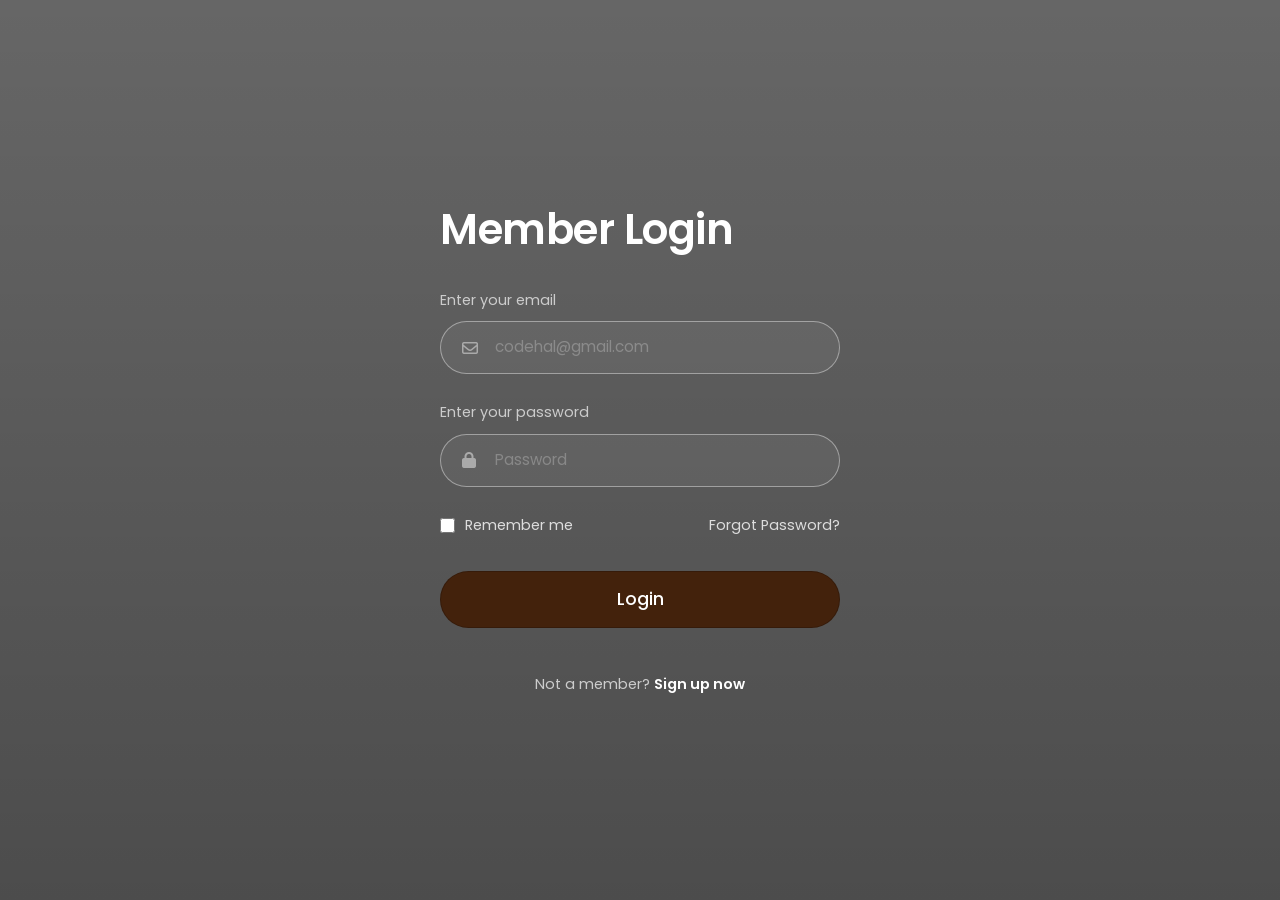
<file: src/Detail/login.html>
<!DOCTYPE html>
<html lang="en">

<head>
    <meta charset="UTF-8">
    <meta name="viewport" content="width=device-width, initial-scale=1.0">
    <title>Member Login</title>
    <link href="https://cdn.jsdelivr.net/npm/bootstrap@5.3.3/dist/css/bootstrap.min.css" rel="stylesheet">
    <link href="https://fonts.googleapis.com/css2?family=Poppins:wght=300;400;500;600;700&display=swap" rel="stylesheet">
    <link rel="stylesheet" href="https://cdnjs.cloudflare.com/ajax/libs/font-awesome/6.5.1/css/all.min.css" />
    <link rel="stylesheet" href="../style/login.css">
</head>

<body>

    <div class="login-card-wrapper">
        <h2 class="form-title">Member Login</h2>

        <form id="authPortalForm" onsubmit="executeLoginValidation(event)">

            <div class="form-item-block">
                <label class="input-label">Enter your email</label>
                <div class="form-group-custom">
                    <i class="fa-regular fa-envelope"></i>
                    <input type="email" id="userEmail" placeholder="codehal@gmail.com" required>
                </div>
            </div>

            <div class="form-item-block">
                <label class="input-label">Enter your password</label>
                <div class="form-group-custom">
                    <i class="fa-solid fa-lock"></i>
                    <input type="password" id="userPassword" placeholder="Password" required>
                </div>
            </div>

            <div class="action-options-row">
                <label class="remember-checkbox-container">
                    <input type="checkbox" id="persistLoginState"> Remember me
                </label>
                <a href="#" class="forgot-password-trigger">Forgot Password?</a>
            </div>

            <button type="submit" class="btn-submit-coffee">Login</button>
            
            <p id="message" class="text-center small mt-2"></p>

            <div class="signup-redirect-footer">
                Not a member? <a href="register.html">Sign up now</a>
            </div>
        </form>
    </div>

    <script src="https://cdn.jsdelivr.net/npm/bootstrap@5.3.3/dist/js/bootstrap.bundle.min.js"></script>

    <script>
        // FIXED: Replaced split logic streams with a single, dedicated execution function called by form onsubmit
        function executeLoginValidation(e) {
            // Stop the page from reloading automatically
            e.preventDefault();

            // 1. Get values mapped perfectly to actual input IDs
            const emailInput = document.getElementById("userEmail").value.trim();
            const passwordInput = document.getElementById("userPassword").value.trim();
            const message = document.getElementById("message");

            // 2. Get the registered user list array from localStorage
            const savedUsers = JSON.parse(localStorage.getItem("users")) || [];

            // 3. Match inputs against data store instances 
            const validUser = savedUsers.find(user => user.email === emailInput && user.password === passwordInput);

            if (validUser) {
                // SUCCESS
                if (message) {
                    message.textContent = "";
                }
                
                alert("Login successful! Redirecting...");

                // 4. Redirect to the index page safely out of subfolder
                window.location.href = "/index.html";
            } else {
                // FAIL
                if (message) {
                    message.textContent = "អ៊ីមែល ឬ ពាក្យសម្ងាត់មិនត្រឹមត្រូវទេ! (Incorrect email or password)";
                    message.className = "text-danger text-center small mt-2";
                } else {
                    alert("អ៊ីមែល ឬ ពាក្យសម្ងាត់មិនត្រឹមត្រូវទេ!");
                }
            }
        }
    </script>

</body>

</html>
</file>
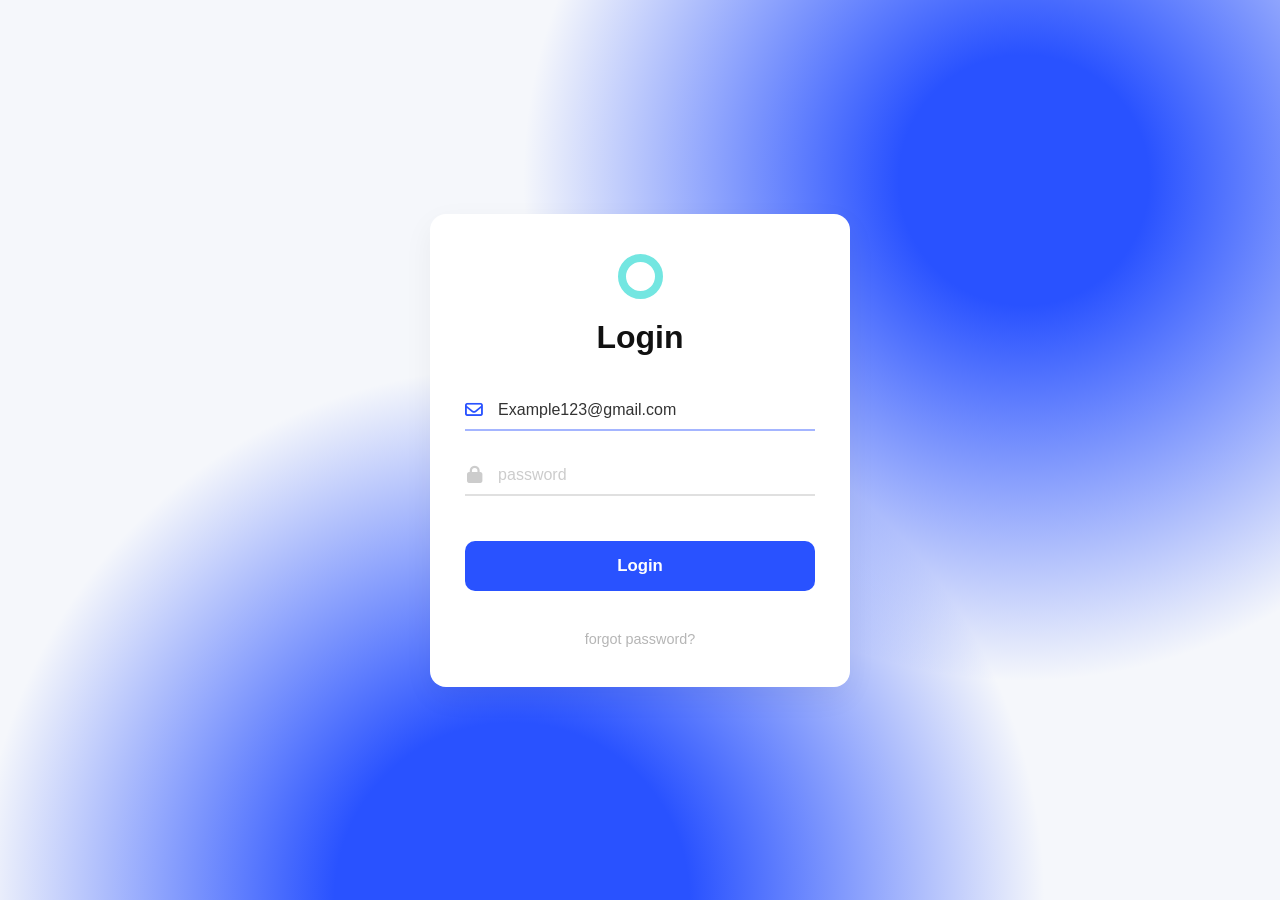
<file: src/Detail/loginAdmine.html>
<!DOCTYPE html>
<html lang="en">

<head>
    <meta charset="UTF-8">
    <meta name="viewport" content="width=device-width, initial-scale=1.0">
    <title>Login Form</title>
    <link rel="stylesheet" href="https://cdnjs.cloudflare.com/ajax/libs/font-awesome/6.4.0/css/all.min.css">
    <link rel="stylesheet" href="../style/loginAdmine.css">
</head>

<body>

    <div class="login-container">
        <div class="logo-circle"></div>

        <h2>Login</h2>

        <form action="Admine.html">
            <div class="input-group active">
                <i class="fa-regular fa-envelope"></i>
                <input type="email" value="Example123@gmail.com" required>
            </div>

            <div class="input-group">
                <i class="fa-solid fa-lock"></i>
                <input type="password" placeholder="password" required>
            </div>

            <button type="submit" class="login-btn">Login</button>
        </form>

        <div class="form-footer">
            <a href="#" class="forgot-link">forgot password?</a>
        </div>
    </div>

</body>

</html>
</file>
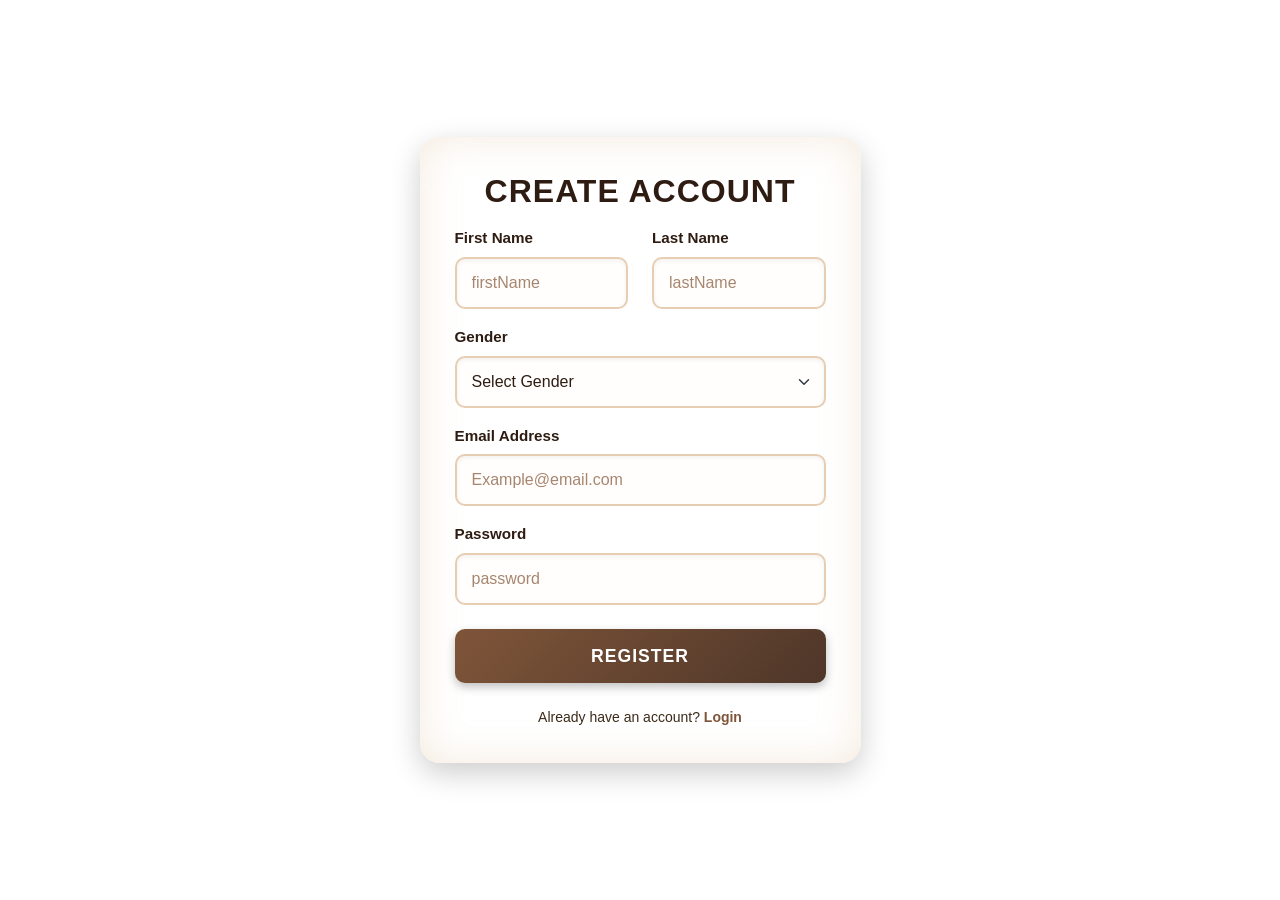
<file: src/Detail/register.html>
<!DOCTYPE html>
<html lang="en">

<head>
    <meta charset="UTF-8">
    <meta name="viewport" content="width=device-width, initial-scale=1.0">
    <title>Register Account</title>
    <link href="https://cdn.jsdelivr.net/npm/bootstrap@5.3.2/dist/css/bootstrap.min.css" rel="stylesheet">
    <link rel="stylesheet" href="../style/register.css">

</head>

<body>

    <div class="container h-100 d-flex align-items-center">
        <div class="row justify-content-center w-100 m-0">
            <div class="col-md-7 col-lg-5 col-xl-5">
                <div class="card">
                    <form class="form" id="registrationForm">
                        <div class="text-center mb-3">
                            <h2>Create Account</h2>
                            <!-- <p>Fill out the form below to register.</p> -->
                        </div>

                        <div class="row mb-3">
                            <div class="col-sm-6 mb-3 mb-sm-0">
                                <label class="form-label">First Name</label>
                                <input type="text" id="firstName" class="form-control" placeholder="firstName" required>
                            </div>
                            <div class="col-sm-6">
                                <label class="form-label">Last Name</label>
                                <input type="text" id="lastName" class="form-control" placeholder="lastName" required>
                            </div>
                        </div>

                        <div class="mb-3">
                            <label class="form-label">Gender</label>
                            <select id="gender" class="form-select" required>
                                <option value="" selected disabled>Select Gender</option>
                                <option value="Male">Male</option>
                                <option value="Female">Female</option>
                                <option value="Other">Other</option>
                            </select>
                        </div>

                        <div class="mb-3">
                            <label class="form-label">Email Address</label>
                            <input type="email" id="email" class="form-control"
                                placeholder="Example@email.com" required>
                        </div>

                        <div class="mb-4">
                            <label class="form-label">Password</label>
                            <input type="password" id="password" class="form-control" placeholder="password"
                                required>
                        </div>

                        <button type="submit" class="btn btn-primary w-100 mb-3">Register</button>

                        <p class="text-center mt-2 mb-0 small">
                            Already have an account? <a href="login.html" class="text-decoration-none">Login</a>
                        </p>
                    </form>
                </div>
            </div>
        </div>
    </div>

    <script>
        // window.location.href = "index.html";
        const registrationForm = document.getElementById('registrationForm');

        registrationForm.addEventListener('submit', function (e) {
            e.preventDefault();

            // 1. Get existing users array, or create empty array if none exist
            let userList = JSON.parse(localStorage.getItem('users')) || [];

            // 2. Gather form data
            const userData = {
                firstName: document.getElementById('firstName').value,
                lastName: document.getElementById('lastName').value,
                gender: document.getElementById('gender').value,
                email: document.getElementById('email').value,
                password: document.getElementById('password').value
            };

            // 3. Add new user to the array
            userList.push(userData);

            // 4. Save updated array back to localStorage
            localStorage.setItem('users', JSON.stringify(userList));

            // 5. Clear form fields
            registrationForm.reset();

            // 6. Redirect to user list page
            window.location.href = "/index.html";
        });
    </script>
</body>

</html>
</file>
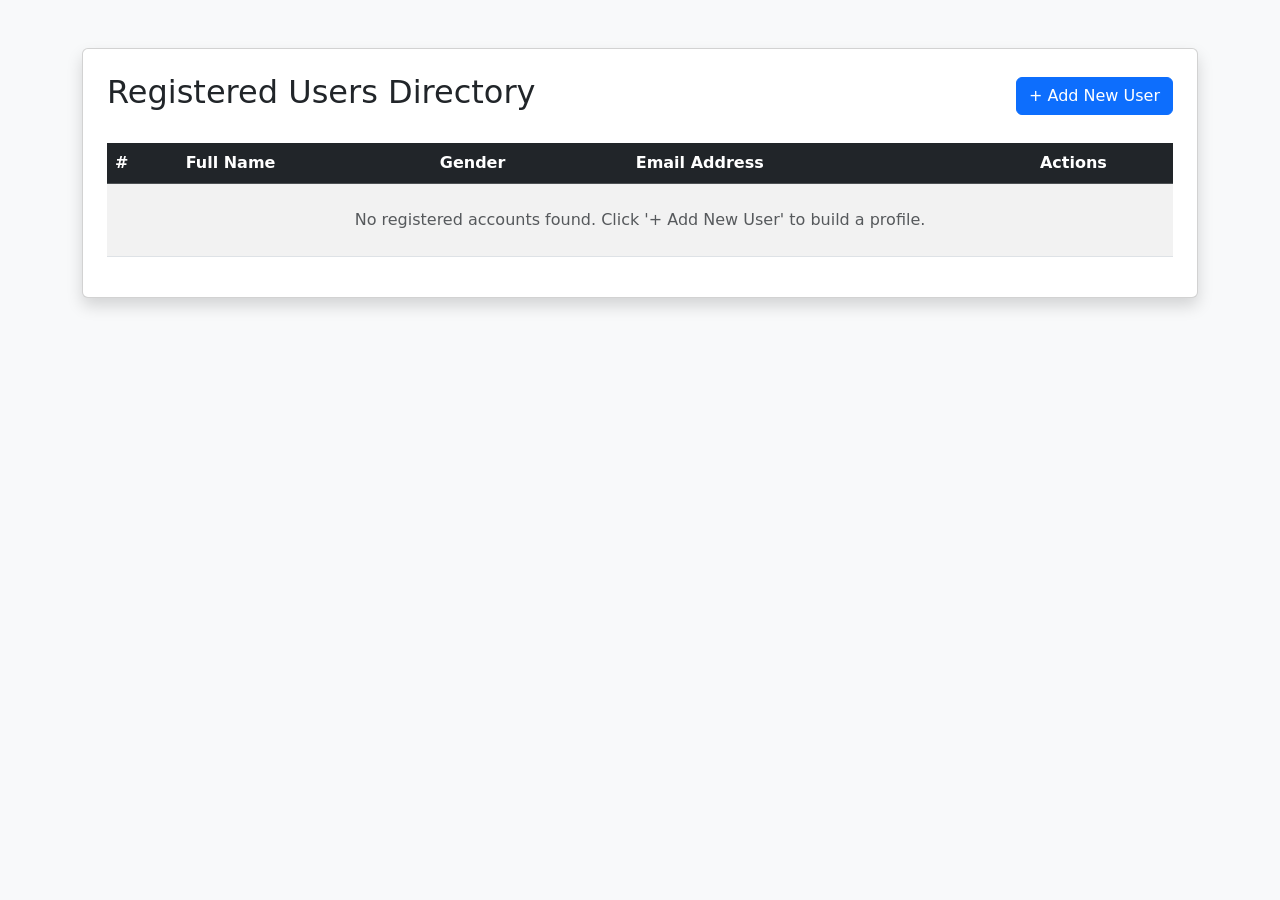
<file: src/Detail/Userlist.html>
<!DOCTYPE html>
<html lang="en">
<head>
    <meta charset="UTF-8">
    <meta name="viewport" content="width=device-width, initial-scale=1.0">
    <title>User Directory List</title>
    <link href="https://cdn.jsdelivr.net/npm/bootstrap@5.3.2/dist/css/bootstrap.min.css" rel="stylesheet">
</head>
<body class="bg-light">

    <div class="container py-5">
        <div class="card shadow p-4">
            <div class="d-flex justify-content-between align-items-center mb-4">
                <h2>Registered Users Directory</h2>
                <a href="register.html" class="btn btn-primary">+ Add New User</a>
            </div>

            <div class="table-responsive">
                <table class="table table-striped table-hover align-middle">
                    <thead class="table-dark">
                        <tr>
                            <th>#</th>
                            <th>Full Name</th>
                            <th>Gender</th>
                            <th>Email Address</th>
                            <th class="text-center">Actions</th>
                        </tr>
                    </thead>
                    <tbody id="userTableBody">
                        <!-- Javascript will inject data rows here -->
                    </tbody>
                </table>
            </div>
        </div>
    </div>

    <script>
        // Retrieve elements
        const userTableBody = document.getElementById('userTableBody');
        
        // Load profiles from storage
        let userList = JSON.parse(localStorage.getItem('users')) || [];

        // Run render function instantly when page opens
        renderTable();

        function renderTable() {
            // Clean table space
            userTableBody.innerHTML = "";

            // Corner case: Handle empty directory database safely
            if (userList.length === 0) {
                userTableBody.innerHTML = `
                    <tr>
                        <td colspan="5" class="text-center text-muted py-4">
                            No registered accounts found. Click '+ Add New User' to build a profile.
                        </td>
                    </tr>`;
                return;
            }

            // Populate text rows systematically 
            userList.forEach((user, index) => {
                const tr = document.createElement('tr');
                tr.innerHTML = `
                    <td><b>${index + 1}</b></td>
                    <td>${user.firstName} ${user.lastName}</td>
                    <td><span class="badge bg-secondary">${user.gender}</span></td>
                    <td>${user.email}</td>
                    <td class="text-center">
                        <button class="btn btn-sm btn-danger" onclick="deleteUser(${index})">Remove</button>
                    </td>
                `;
                userTableBody.appendChild(tr);
            });
        }

        // Delete user logic
        function deleteUser(index) {
            if (confirm("Are you sure you want to permanently remove this user account?")) {
                // Cut item array element index away
                userList.splice(index, 1);
                
                // Sync modified collection to LocalStorage
                localStorage.setItem('users', JSON.stringify(userList));
                
                // Re-render display layout
                renderTable();
            }
        }
    </script>
</body>
</html>
</file>
<file: src/style/login.css>
/* Base Environment Setup Layout rules */
        * {
            margin: 0;
            padding: 0;
            box-sizing: border-box;
            font-family: 'Poppins', sans-serif;
        }

        body {
            height: 100vh;
            width: 100vw;
            /* Using a scenic dark moody plantation mountain view as background */
            background: linear-gradient(rgba(0, 0, 0, 0.6), rgba(0, 0, 0, 0.7)),
                url('https://i.pinimg.com/736x/18/52/3c/18523cced720d28c0777df94dffdb4ec.jpg') no-repeat center center;
            background-size: cover;
            display: flex;
            justify-content: center;
            align-items: center;
            padding: 20px;
        }

        /* Centered login form panel container wrapper block */
        .login-card-wrapper {
            width: 100%;
            max-width: 440px;
            color: #ffffff;
            padding: 20px;
        }

        .form-title {
            font-size: 2.6rem;
            font-weight: 600;
            margin-bottom: 35px;
            letter-spacing: -0.5px;
        }

        .input-label {
            font-size: 0.9rem;
            color: #cccccc;
            margin-bottom: 10px;
            display: block;
            font-weight: 400;
        }

        .form-group-custom {
            position: relative;
            margin-bottom: 28px;
        }

        /* Absolute placement utility for internal form vector indicators */
        .form-group-custom i {
            position: absolute;
            left: 22px;
            top: 50%;
            transform: translateY(-50%);
            color: #aaaaaa;
            font-size: 1rem;
        }

        .form-group-custom input {
            width: 100%;
            background: rgba(255, 255, 255, 0.05);
            border: 1px solid rgba(255, 255, 255, 0.4);
            border-radius: 50px;
            /* Completely rounded oval field profile */
            padding: 14px 24px 14px 54px;
            color: #ffffff;
            font-size: 0.95rem;
            outline: none;
            transition: all 0.25s ease;
        }

        /* Dynamic focus visibility highlight settings adjustments */
        .form-group-custom input:focus {
            border-color: #5c3214;
            background: rgba(255, 255, 255, 0.09);
            box-shadow: 0 0 8px rgba(92, 50, 20, 0.3);
        }

        /* Placeholder coloring override rule logic */
        .form-group-custom input::placeholder {
            color: rgba(255, 255, 255, 0.25);
        }

        /* Bottom Row Option Elements Structure grid configuration rules */
        .action-options-row {
            display: flex;
            justify-content: space-between;
            align-items: center;
            font-size: 0.9rem;
            margin-bottom: 35px;
        }

        .remember-checkbox-container {
            display: flex;
            align-items: center;
            gap: 10px;
            cursor: pointer;
            color: #dddddd;
        }

        .remember-checkbox-container input {
            width: 15px;
            height: 15px;
            accent-color: #4a2711;
            cursor: pointer;
        }

        .forgot-password-trigger {
            color: #dddddd;
            text-decoration: none;
            transition: color 0.2s ease;
        }

        .forgot-password-trigger:hover {
            color: #ffffff;
            text-decoration: underline;
        }

        /* Deep Coffee-Brown Pill submit action element button definitions */
        .btn-submit-coffee {
            width: 100%;
            background-color: #43220c;
            /* Deep rich roasted brown hex accent */
            border: 1px solid rgba(0, 0, 0, 0.2);
            color: #ffffff;
            padding: 14px;
            border-radius: 50px;
            font-size: 1.1rem;
            font-weight: 500;
            cursor: pointer;
            transition: all 0.25s ease;
            margin-bottom: 30px;
        }

        .btn-submit-coffee:hover {
            background-color: #562e12;
            transform: translateY(-1px);
        }

        .btn-submit-coffee:active {
            transform: translateY(0);
        }

        /* Redirection routing descriptive text styling */
        .signup-redirect-footer {
            text-align: center;
            font-size: 0.9rem;
            color: #cccccc;
        }

        .signup-redirect-footer a {
            color: #ffffff;
            text-decoration: none;
            font-weight: 600;
        }

        .signup-redirect-footer a:hover {
            text-decoration: underline;
        }
</file>
<file: src/style/loginAdmine.css>
/* Reset & Base Styles */
* {
    margin: 0;
    padding: 0;
    box-sizing: border-box;
    font-family: 'Segoe UI', Tahoma, Geneva, Verdana, sans-serif;
}

body {
    background-color: #f5f7fb; /* Light background */
    /* Optional: Simulating the blue background blobs from your image */
    background-image: radial-gradient(circle at 80% 20%, #2952ff 10%, transparent 40%),
                      radial-gradient(circle at 40% 100%, #2952ff 15%, transparent 45%);
    min-height: 100vh;
    display: flex;
    justify-content: center;
    align-items: center;
}

/* Form Card Container */
.login-container {
    background-color: #ffffff;
    width: 100%;
    max-width: 420px;
    padding: 40px 35px;
    border-radius: 16px;
    box-shadow: 0 10px 30px rgba(0, 0, 0, 0.05);
    text-align: center;
    display: flex;
    flex-direction: column;
    align-items: center;
}

/* Logo Circle */
.logo-circle {
    width: 45px;
    height: 45px;
    border: 8px solid #73e6e1; /* Teal/Cyan color */
    border-radius: 50%;
    margin-bottom: 20px;
}

/* Heading */
h2 {
    font-size: 2rem;
    font-weight: 700;
    color: #111111;
    margin-bottom: 35px;
}

form {
    width: 100%;
}

/* Input Fields Wrapper */
.input-group {
    display: flex;
    align-items: center;
    border-bottom: 2px solid #e0e0e0;
    margin-bottom: 25px;
    padding: 10px 0;
    transition: border-color 0.3s ease;
}

/* Active style matching your image (blue line for filled/selected) */
.input-group.active {
    border-bottom-color: #a4b5ff;
}

.input-group i {
    font-size: 1.1rem;
    color: #ccc;
    margin-right: 15px;
    width: 20px;
}

/* Changes icon color when line is blue */
.input-group.active i {
    color: #2952ff;
}

.input-group input {
    border: none;
    outline: none;
    width: 100%;
    font-size: 1rem;
    color: #333;
}

.input-group input::placeholder {
    color: #ccc;
}

/* Login Button */
.login-btn {
    background-color: #2952ff; /* Vibrant blue */
    color: white;
    border: none;
    width: 100%;
    padding: 15px;
    font-size: 1.05rem;
    font-weight: 600;
    border-radius: 10px;
    cursor: pointer;
    margin-top: 20px;
    margin-bottom: 40px;
    transition: background-color 0.2s ease;
}

.login-btn:hover {
    background-color: #1a40e3;
}

/* Footer Links */
.form-footer p {
    font-size: 0.95rem;
    color: #666;
    margin-bottom: 50px;
}

.signup-link {
    color: #2952ff;
    text-decoration: none;
    font-weight: 600;
}

.signup-link:hover {
    text-decoration: underline;
}

.forgot-link {
    display: block;
    color: #b5b5b5;
    text-decoration: none;
    font-size: 0.9rem;
}

.forgot-link:hover {
    color: #888;
}
</file>
<file: src/style/register.css>
body,
html {
    height: 100%;
    margin: 0;
    font-family: 'Segoe UI', Tahoma, Geneva, Verdana, sans-serif;
    /* color: #4e3629; */
    /* Espresso */
    background-image: url('https://i.pinimg.com/736x/18/52/3c/18523cced720d28c0777df94dffdb4ec.jpg');
    background-size: cover;
    background-position: center;
    background-repeat: no-repeat;
    position: fixed;
    top: 0;
    left: 0;
    width: 100%;
    height: 100%;
    z-index: -1;




    background-color: transparent;
    /* Remove body bg to show background image */
}


/* ----------------------------------------------------------- */
/* --- Transparent Card with Blur and Glow --- */
/* ----------------------------------------------------------- */
.card {
    /* លុបពណ៌ផ្ទៃក្រោយចេញ និងធ្វើឱ្យមានតម្លាភាព (Transparent background) */
    background-color: rgba(255, 255, 255, 0.45);
    /* Very light, very transparent */
    /* បង្កើតផលព្រាលនៅពីក្រោយកាត (Glassmorphism effect) */
    -webkit-backdrop-filter: blur(10px);
    backdrop-filter: blur(10px);
    /* អត់មានបន្ទាត់ព័ទ្ធជុំវិញ */
    border: none;
    /* កាំរង្វង់រលូន */
    border-radius: 20px;
    /* ស្រមោលទន់ភ្លន់ លាយជាមួយពន្លឺព្រាលជុំវិញ */
    box-shadow: 0 10px 30px rgba(0, 0, 0, 0.2), 0 0 40px rgba(221, 184, 146, 0.3) inset;
    padding: 35px;
    margin-top: 50px;
    margin-bottom: 50px;
    transition: box-shadow 0.3s ease;
}

.card:hover {
    box-shadow: 0 15px 40px rgba(0, 0, 0, 0.25), 0 0 50px rgba(221, 184, 146, 0.4) inset;
}

/* ចំណងជើង និងអត្ថបទពន្យល់ */
h2 {
    color: #2e1c12;
    /* Darker Espresso for contrast on glass */
    font-weight: 800;
    /* Extra bold */
    text-transform: uppercase;
    letter-spacing: 1px;
    text-shadow: 1px 1px 2px rgba(255, 255, 255, 0.5);
    /* Text light shadow for clarity */
}

p {
    color: #3b2a1a;
    /* Richer Milk chocolate */
    font-size: 1.05rem;
    text-shadow: 1px 1px 2px rgba(255, 255, 255, 0.3);
}

/* ឡាបែល (Labels) */
.form-label {
    font-weight: 700;
    color: #2e1c12;
    font-size: 0.95rem;
    margin-bottom: 7px;
    text-shadow: 1px 1px 1px rgba(255, 255, 255, 0.4);
}

/* input/select styles - semi-transparent, caramel border */
.form-control,
.form-select {
    border: 2px solid rgba(221, 184, 146, 0.7);
    /* Caramel with transparency */
    border-radius: 10px;
    padding: 12px 15px;
    color: #2e1c12;
    /* ផ្ទៃក្រោយស្រាលព្រាលៗសម្រាប់ input ឱ្យឃើញអក្សរច្បាស់ */
    background-color: rgba(255, 253, 250, 0.6);
    backdrop-filter: blur(5px);
    transition: all 0.3s ease;
    box-shadow: inset 0 2px 4px rgba(0, 0, 0, 0.05);
}

/* ពេលចុចចំលើប្រអប់ (Focus) */
.form-control:focus,
.form-select:focus {
    border-color: #7f5539;
    /* Darker Coffee Brown */
    box-shadow: 0 0 0 0.25rem rgba(127, 85, 57, 0.3), inset 0 2px 4px rgba(0, 0, 0, 0.08);
    background-color: rgba(255, 255, 255, 0.8);
}

/* ពណ៌អក្សរព្រាលៗក្នុងប្រអប់ (Placeholder) */
.form-control::placeholder {
    color: #a78670;
}

/* ប៊ូតុងចុះឈ្មោះ (Register Button) - Coffee/Espresso Blend */
.btn-primary {
    background-color: #613e28;
    /* Coffee Brown */
    background-image: linear-gradient(135deg, #7f5539, #4e3629);
    /* Caramel to Espresso gradient */
    border: none;
    border-radius: 10px;
    padding: 14px;
    font-weight: 700;
    font-size: 1.1rem;
    text-transform: uppercase;
    letter-spacing: 1px;
    box-shadow: 0 4px 10px rgba(0, 0, 0, 0.25);
    transition: all 0.3s ease;
}

.btn-primary:hover {
    background-color: #4e3629;
    /* Darker Espresso on hover */
    background-image: linear-gradient(135deg, #6d4b31, #2e1c12);
    /* Richer gradient */
    box-shadow: 0 6px 15px rgba(0, 0, 0, 0.3);
    transform: translateY(-2px);
}

.btn-primary:active {
    transform: scale(0.97) translateY(0px);
    box-shadow: 0 2px 6px rgba(0, 0, 0, 0.2);
}

/* លីង Login */
a.text-decoration-none {
    color: #7f5539;
    font-weight: 700;
    transition: color 0.2s ease;
    position: relative;
}

a.text-decoration-none:hover {
    color: #2e1c12;
    /* Espresso */
    text-decoration: underline !important;
}
</file>
